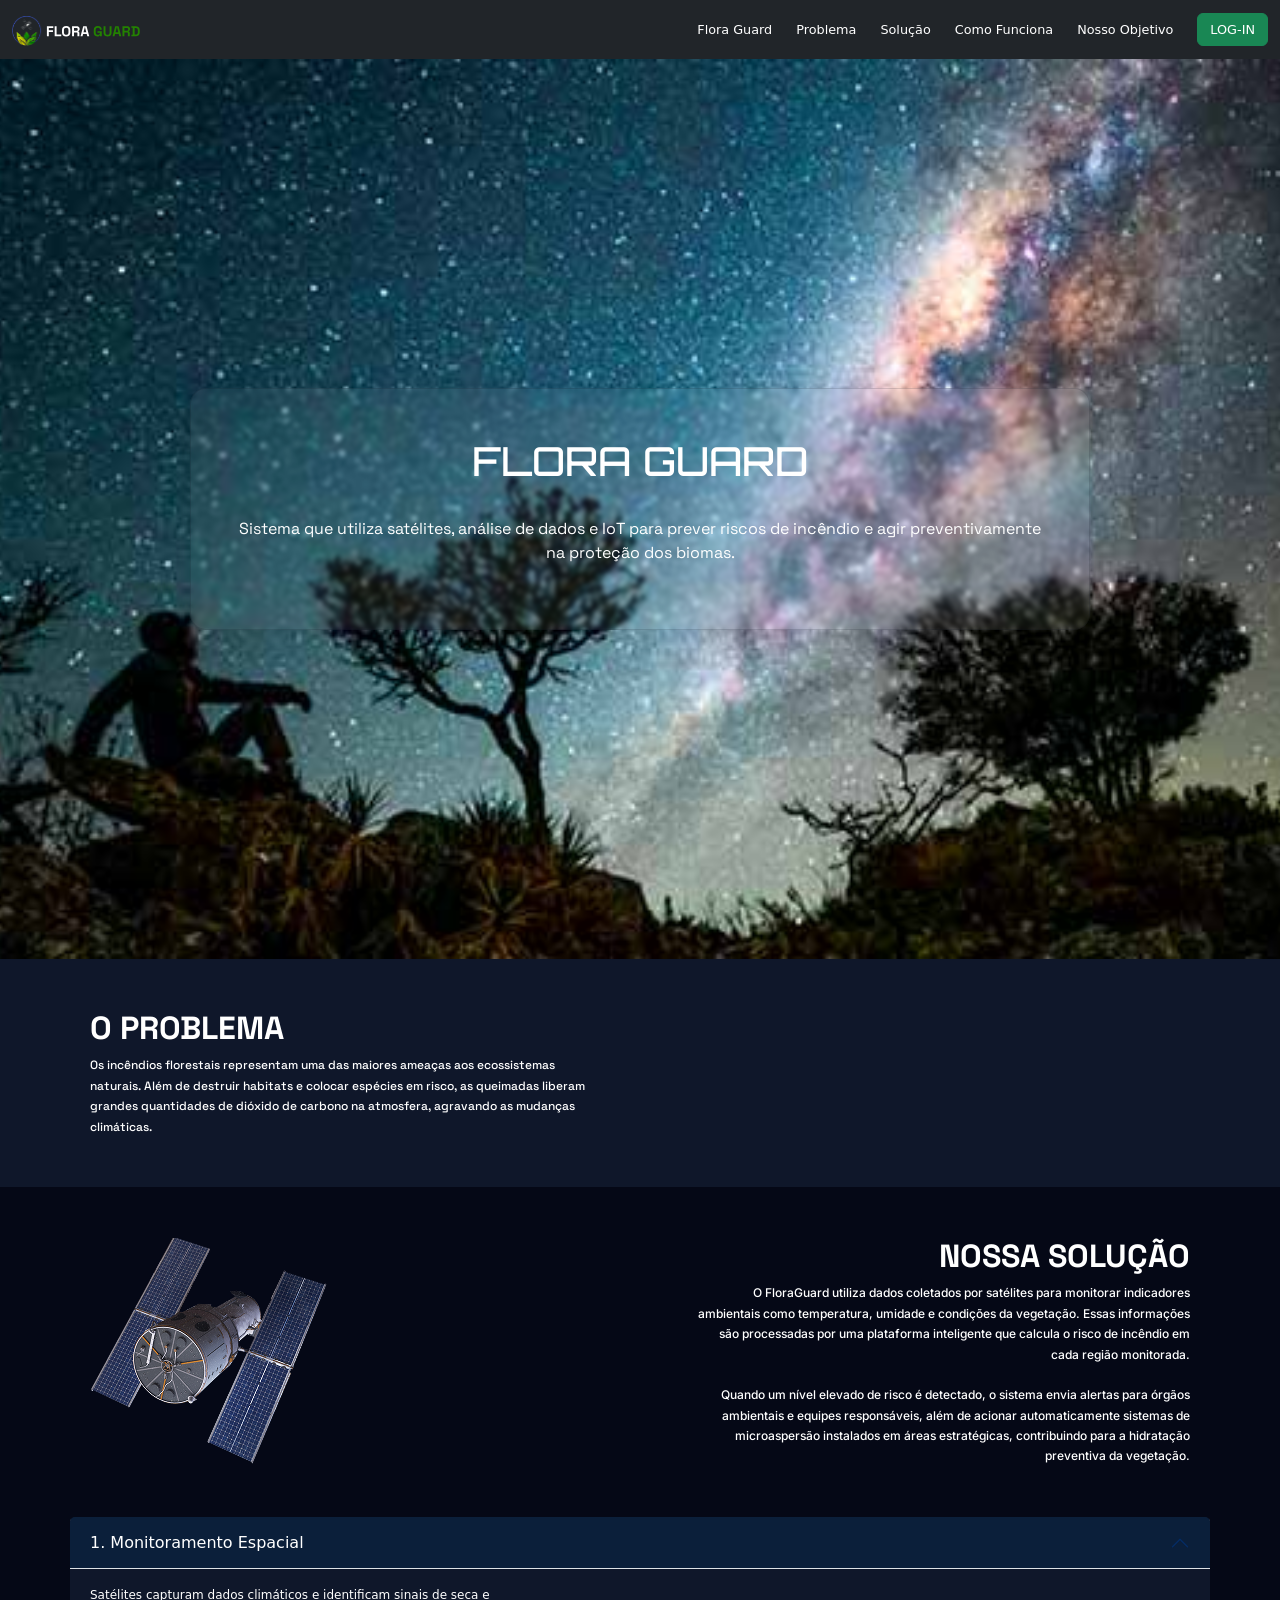
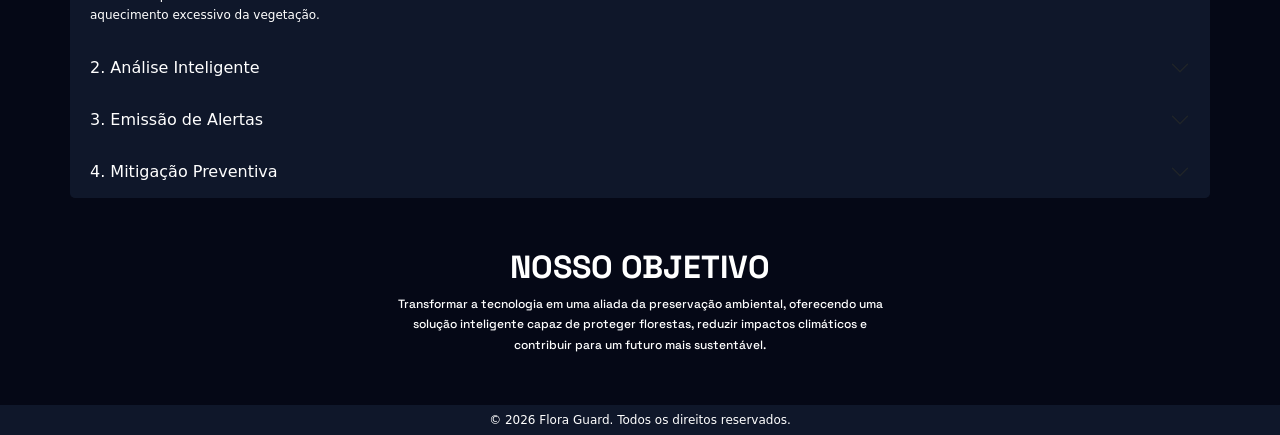
<file: index.html>
<!doctype html>
<html lang="pt-br">

<head>
    <meta charset="utf-8">
    <meta name="viewport" content="width=device-width, initial-scale=1">
    <title>Flora Guard</title>
    <link rel="shortcut icon" href="assets/logo-favicon.svg" type="image/x-icon">
    <link href="https://cdn.jsdelivr.net/npm/bootstrap@5.3.8/dist/css/bootstrap.min.css" rel="stylesheet"
        integrity="sha384-sRIl4kxILFvY47J16cr9ZwB07vP4J8+LH7qKQnuqkuIAvNWLzeN8tE5YBujZqJLB" crossorigin="anonymous">
    <link rel="stylesheet" href="css/style.css">
    <style>
        @import url('https://fonts.googleapis.com/css2?family=Inter:ital,opsz,wght@0,14..32,100..900;1,14..32,100..900&family=Orbitron:wght@400..900&family=Space+Grotesk:wght@300..700&display=swap');
    </style>
</head>

<body class="bg-color-blue w-100 v-100">
    <nav class="navbar navbar-dark bg-dark sticky-top">
        <div class="container-fluid d-flex justify-content-between align-items-center">
            <a class="navbar-brand" href="#">
                <img src="assets/Frame 12.svg"
                    alt="Logo da Flora Guard, uma imagem de uma folha verde com o nome da empresa ao lado"
                    class="d-inline-block align-text-top" height="30">
            </a>
            <!-- Esse elemento so aparece quando a tela for menor que md -->
            <button class="navbar-toggler d-md-none" type="button" data-bs-toggle="offcanvas"
                data-bs-target="#offcanvasDarkNavbar" aria-controls="offcanvasDarkNavbar"
                aria-label="Toggle navigation">
                <span class="navbar-toggler-icon"></span>
            </button>
            <div class="offcanvas offcanvas-end text-bg-dark" tabindex="-1" id="offcanvasDarkNavbar"
                aria-labelledby="offcanvasDarkNavbarLabel">
                <div class="offcanvas-header">
                    <h5 class="offcanvas-title d-flex gap-1" id="offcanvasDarkNavbarLabel">
                        FLORA <p class="text-verde">GUARD</p>
                    </h5>
                    <button type="button" class="btn-close btn-close-white" data-bs-dismiss="offcanvas"
                        aria-label="Close"></button>
                </div>
                <div class="offcanvas-body">
                    <ul class="navbar-nav justify-content-end flex-grow-1 pe-3">
                        <li class="nav-item">
                            <a class="nav-link active" aria-current="page" href="#flora-guard">Flora Guard</a>
                        </li>
                        <li class="nav-item">
                            <a class="nav-link" href="#problema">Problema</a>
                        </li>
                        <li class="nav-item">
                            <a class="nav-link" href="#solucao">Solução</a>
                        </li>
                        <li class="nav-item">
                            <a class="nav-link" href="#como-funciona">Como Funciona</a>
                        </li>
                        <li class="nav-item">
                            <a class="nav-link" href="#nosso-objetivo">Nosso Objetivo</a>
                        </li>
                    </ul>
                    <form class="d-flex mt-3" role="search">
                        <button class="btn btn-success" type="submit"><a href="./pages/login.html" class="text-white text-decoration-none" target="_blank">LOG-IN</a></button>
                    </form>
                </div>
            </div>
            <!-- Esse elemento abaixo so aparece quando a tela for maior me md -->
            <div class="d-md-flex fs-md-3 text-white d-none align-items-center gap-4">
                <ul class="d-flex gap-4 mb-0 text-white ul-estilo">
                    <li>
                        <a class="a-estilo" href="#flora-guard">Flora Guard</a>
                    </li>
                    <li>
                        <a class="a-estilo" href="#problema">Problema</a>
                    </li>
                    <li>
                        <a class="a-estilo" href="#solucao">Solução</a>
                    </li>
                    <li>
                        <a class="a-estilo" href="#como-funciona">Como Funciona</a>
                    </li>
                    <li>
                        <a class="a-estilo" href="#objetivo">Nosso Objetivo</a>
                    </li>
                </ul>
                <button class="btn btn-success h-50 text-pequeno" type="button"><a href="./pages/login.html" class="text-white text-decoration-none" target="_blank">LOG-IN</a></button>
            </div>
        </div>
    </nav>
    <main>
        <section id="flora-guard" class="vh-100">
            <div class="container  w-100 h-100 d-flex flex-column justify-content-center align-items-center gap-4">
                <div class="d-flex flex-column text-white align-items-center gap-4 p-5 efeito-vidro ">
                    <h1 class="Orbitron">FLORA GUARD</h1>
                    <p class="SpaceGrotesk text-center">Sistema que utiliza satélites, análise de dados e IoT para
                        prever riscos de incêndio e agir preventivamente na proteção dos biomas.</p>
                </div>
            </div>
        </section>

        <section id="problema" class="bg-color-blue-dois">
            <div class="container padding-problema text-white SpaceGrotesk">
                <h2 class="titulos-secundario">O PROBLEMA</h2>
                <p class="paragrafo mb-0">Os incêndios florestais representam uma das maiores ameaças aos ecossistemas
                    naturais. Além de destruir habitats e colocar espécies em risco, as queimadas liberam grandes
                    quantidades de dióxido de carbono na atmosfera, agravando as mudanças climáticas.</p>
            </div>
        </section>

        <section id="solucao">
            <div class="container padding-solucao text-center alinhamento-solucao">
                <img src="assets/imagem-satelite.png"
                    alt="Imagem de um satélite em órbita, simbolizando a tecnologia utilizada pela Flora Guard para monitorar os biomas e prevenir incêndios florestais"
                    class="img-fluid">
                <div class="w-100 text-white text-end d-flex flex-column align-items-end">
                    <h2 class="titulos-secundario SpaceGrotesk">NOSSA SOLUÇÃO</h2>
                    <p class="Inter paragrafo mb-0">O FloraGuard utiliza dados coletados por satélites para monitorar
                        indicadores ambientais como
                        temperatura, umidade e condições da vegetação. Essas informações são processadas por uma
                        plataforma inteligente que calcula o risco de incêndio em cada região monitorada.
                        <br>
                        <br>
                        Quando um nível elevado de risco é detectado, o sistema envia alertas para órgãos ambientais e
                        equipes responsáveis, além de acionar automaticamente sistemas de microaspersão instalados em
                        áreas estratégicas, contribuindo para a hidratação preventiva da vegetação.
                    </p>
                </div>
            </div>
        </section>

        <section id="como-funciona">
            <div class="accordion container p-0" id="accordionFlora">
                <div class="accordion-item bg-color-blue-dois text-white border-0">
                    <h2 class="accordion-header">
                        <button class="accordion-button bg-color-blue-dois text-white border-0" type="button"
                            data-bs-toggle="collapse" data-bs-target="#item1">
                            1. Monitoramento Espacial
                        </button>
                    </h2>
                    <div id="item1" class="accordion-collapse collapse show" data-bs-parent="#accordionFlora">
                        <div class="accordion-body paragrafo">
                            Satélites capturam dados climáticos e identificam sinais de seca e aquecimento excessivo da
                            vegetação.
                        </div>
                    </div>
                </div>

                <div class="accordion-item bg-color-blue-dois text-white border-0">
                    <h2 class="accordion-header ">
                        <button class="accordion-button collapsed bg-color-blue-dois text-white border-0" type="button"
                            data-bs-toggle="collapse" data-bs-target="#item2">
                            2. Análise Inteligente
                        </button>
                    </h2>
                    <div id="item2" class="accordion-collapse collapse" data-bs-parent="#accordionFlora">
                        <div class="accordion-body paragrafo">
                            A plataforma processa os dados recebidos e calcula o nível de risco de incêndio em tempo
                            real.
                        </div>
                    </div>
                </div>

                <div class="accordion-item bg-color-blue-dois text-white border-0">
                    <h2 class="accordion-header ">
                        <button class="accordion-button collapsed bg-color-blue-dois text-white border-0" type="button"
                            data-bs-toggle="collapse" data-bs-target="#item3">
                            3. Emissão de Alertas
                        </button>
                    </h2>
                    <div id="item3" class="accordion-collapse collapse" data-bs-parent="#accordionFlora">
                        <div class="accordion-body paragrafo">
                            Alertas automáticos são enviados para autoridades, brigadas e organizações de conservação
                            ambiental.
                        </div>
                    </div>
                </div>

                <div class="accordion-item bg-color-blue-dois text-white border-0">
                    <h2 class="accordion-header">
                        <button class="accordion-button collapsed bg-color-blue-dois text-white border-0" type="button"
                            data-bs-toggle="collapse" data-bs-target="#item4">
                            4. Mitigação Preventiva
                        </button>
                    </h2>
                    <div id="item4" class="accordion-collapse collapse" data-bs-parent="#accordionFlora">
                        <div class="accordion-body paragrafo">
                            Sistemas de microaspersão conectados via IoT são ativados para aumentar a umidade da
                            vegetação e reduzir as condições favoráveis ao surgimento do fogo.
                        </div>
                    </div>
                </div>
            </div>
        </section>

        <section id="objetivo">
            <div class="container padding-objetivo text-white text-center SpaceGrotesk d-flex flex-column align-items-center">
                <h2 class="titulos-secundario">NOSSO OBJETIVO</h2>
                <p class="paragrafo mb-0">Transformar a tecnologia em uma aliada da preservação ambiental, oferecendo uma
                    solução inteligente capaz de proteger florestas, reduzir impactos climáticos e contribuir para um
                    futuro mais sustentável.</p>
            </div>
        </section>
    </main>
    <footer>
        <div class=" w-100 text-center bg-color-blue-dois footer d-flex align-items-center justify-content-center">
            <p class="text-center text-white paragrafo mb-0">&copy; 2026 Flora Guard. Todos os direitos reservados.</p>
        </div>
    </footer>

    <script src="https://cdn.jsdelivr.net/npm/bootstrap@5.3.8/dist/js/bootstrap.bundle.min.js"
        integrity="sha384-FKyoEForCGlyvwx9Hj09JcYn3nv7wiPVlz7YYwJrWVcXK/BmnVDxM+D2scQbITxI" crossorigin="anonymous">
        </script>
</body>

</html>
</file>
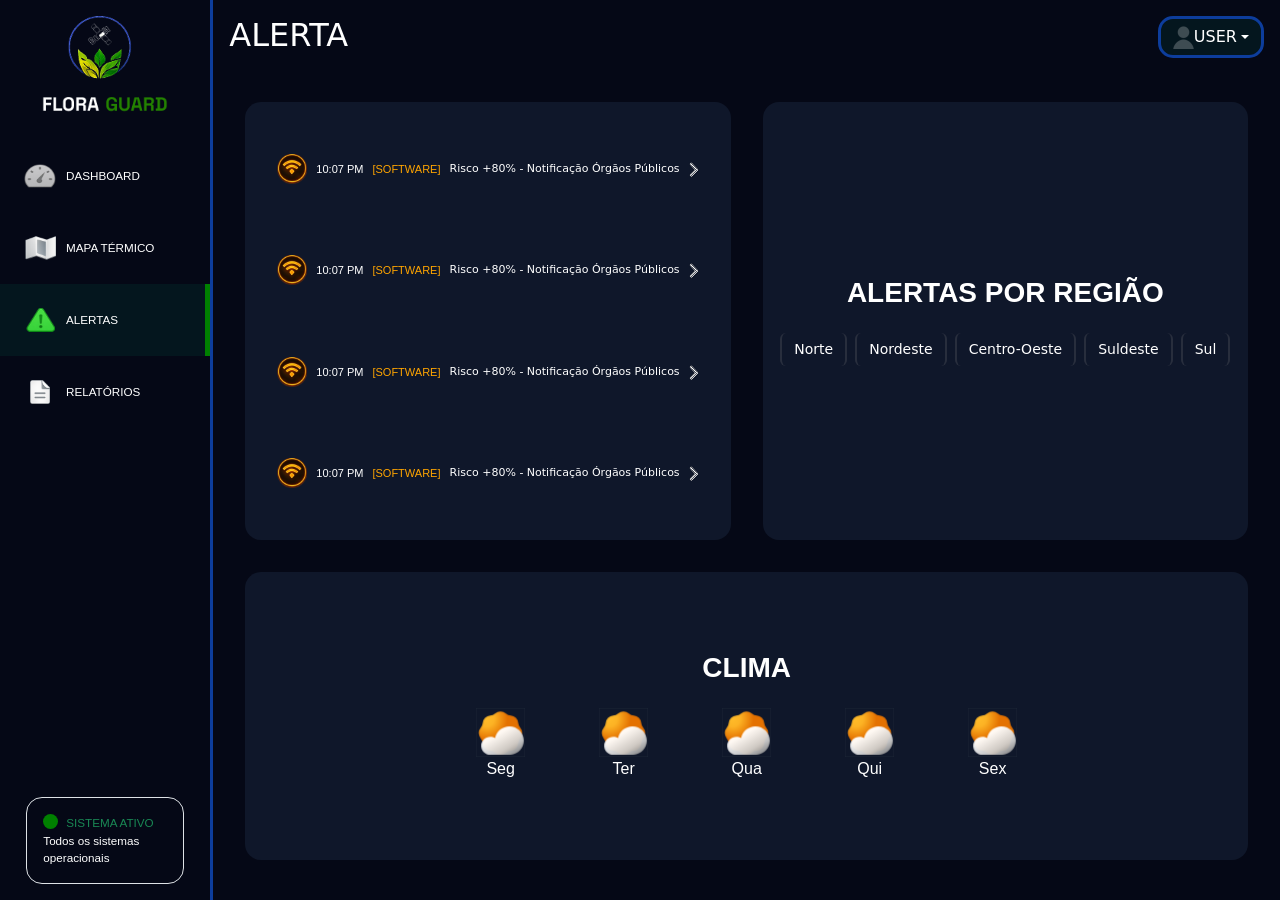
<file: pages/alerta.html>
<!DOCTYPE html>
<html lang="pt-br">

<head>
    <meta charset="UTF-8">
    <meta name="viewport" content="width=device-width, initial-scale=1.0">
    <title>Alerta - Flora Guard</title>
    <link rel="shortcut icon" href="../assets/logo-favicon.svg" type="image/x-icon">
    <link href="https://cdn.jsdelivr.net/npm/bootstrap@5.3.8/dist/css/bootstrap.min.css" rel="stylesheet"
        integrity="sha384-sRIl4kxILFvY47J16cr9ZwB07vP4J8+LH7qKQnuqkuIAvNWLzeN8tE5YBujZqJLB" crossorigin="anonymous">
    <link rel="stylesheet" href="../css/mapa.css">
    <link rel="stylesheet" href="../css/style.css">
    <link rel="stylesheet" href="../css/alerta.css">
</head>

<body class="vh-100 vw-100 bg-color-blue">
    <div class="row g-0 h-100 w-100">
        <div id="nav-desktop"
            class="col-md-2 h-100 bg-color-blue p-0 d-flex flex-column align-items-center justify-content-between py-3 gap-4 borda-direita d-none d-md-flex">
            <div class="d-flex flex-column w-100 align-items-center gap-4">
                <img src="../assets/nav/logo-nav-pc.png" alt="" width="60%" class="d-none d-md-block">
                <div id="elementos-nav" class="w-100">
                    <a href="../pages/dashboard.html" class="text-decoration-none">
                        <div class="nav-item d-flex align-items-center px-4">
                            <div class="img-nav">
                                <img src="../assets/nav/icone-dashboard.svg" alt="">
                            </div>
                            <p class="mb-0 text-white SpaceGrotesk ts-14">DASHBOARD</p>
                        </div>
                    </a>
                    <a href="../pages/mapa.html" class=" text-decoration-none">
                        <div class="nav-item d-flex align-items-center px-4">
                            <div class="img-nav">
                                <img src="../assets/nav/icone-mapa.svg" alt="">
                            </div>
                            <p class="mb-0 text-white SpaceGrotesk ts-14">MAPA TÉRMICO</p>
                        </div>
                    </a>
                    <a href="../pages/alerta.html" class=" text-decoration-none">
                        <div class="nav-item d-flex align-items-center px-4 ativo">
                            <div class="img-nav">
                                <img src="../assets/nav/icone-alerta-ativo.svg" alt="">
                            </div>
                            <p class="mb-0 text-white SpaceGrotesk ts-14">ALERTAS</p>
                        </div>
                    </a>
                    <a href="../pages/relatorio.html" class=" text-decoration-none">
                        <div class="nav-item d-flex align-items-center px-4">
                            <div class="img-nav">
                                <img src="../assets/nav/icone-relatorio.svg" alt="">
                            </div>
                            <p class="mb-0 text-white SpaceGrotesk ts-14">RELATÓRIOS</p>
                        </div>
                    </a>
                </div>
            </div>
            <div class="p-3 rounded-4 border w-75 d-none d-sm-block">
                <div class="d-flex gap-2">
                    <div class="circle"></div>
                    <p class="mb-0 SpaceGrotesk ts-14 text-success">SISTEMA ATIVO</p>
                </div>
                <p class="mb-0 SpaceGrotesk ts-14 text-white">Todos os sistemas operacionais</p>
            </div>
        </div>

        <div class="col-12 h-100 col-md-10 p-0 bg-color-blue d-flex flex-column">
            <div id="cabecalho" class="d-flex justify-content-between p-3">
                <h1 class="fs-2 text-white">ALERTA</h1>
                <div class="dropdown dropdown-personalizado w-auto">
                    <button class="btn btn-estilo text-white dropdown-toggle" type="button" data-bs-toggle="dropdown"
                        aria-expanded="false">
                        <img src="../assets/dashboard/User 1.svg" alt="">
                        USER
                    </button>
                    <ul class="dropdown-menu dropdown-menu-dark" style="width: 200px;">
                        <li><a class="dropdown-item active" href="#">Perfil</a></li>
                        <li><a class="dropdown-item" href="#"></a></li>
                        <li><a class="dropdown-item" href="#">Temas</a></li>
                        <li>
                            <hr class="dropdown-divider">
                        </li>
                        <li><a class="dropdown-item" href="#">Configurações</a></li>
                    </ul>
                </div>
            </div>

            <div class="h-100 h-sm-auto p-4 row g-3">
                <div class="col-12 col-md-6 mt-0 p-3">
                    <table class="w-100 h-100 bg-color-blue-dois rounded-4">
                        <tbody class=" h-100 d-flex flex-column justify-content-around p-3">
                            <tr class="d-flex justify-content-between align-items-center celula">
                                <td><img src="../assets/dashboard/Software 2.svg" alt=""></td>
                                <td>
                                    <p class="mb-0 SpaceGrotesk text-11 text-white">10:07 PM</p>
                                </td>
                                <td>
                                    <P class="mb-0 SpaceGrotesk text-11 text-orange">[SOFTWARE]</P>
                                </td>
                                <td>
                                    <p class="text-11 text-white mb-0">
                                        Risco +80% - Notificação Órgãos Públicos
                                    </p>
                                </td>
                                <td><img src="../assets/dashboard/seta 1.png" alt=""></td>
                            </tr>
                            <tr class="d-flex justify-content-between align-items-center celula">
                                <td><img src="../assets/dashboard/Software 2.svg" alt=""></td>
                                <td>
                                    <p class="mb-0 SpaceGrotesk text-11 text-white">10:07 PM</p>
                                </td>
                                <td>
                                    <P class="mb-0 SpaceGrotesk text-11 text-orange">[SOFTWARE]</P>
                                </td>
                                <td>
                                    <p class="text-11 text-white mb-0">
                                        Risco +80% - Notificação Órgãos Públicos
                                    </p>
                                </td>
                                <td><img src="../assets/dashboard/seta 1.png" alt=""></td>
                            </tr>
                            <tr class="d-flex justify-content-between align-items-center celula">
                                <td><img src="../assets/dashboard/Software 2.svg" alt=""></td>
                                <td>
                                    <p class="mb-0 SpaceGrotesk text-11 text-white">10:07 PM</p>
                                </td>
                                <td>
                                    <P class="mb-0 SpaceGrotesk text-11 text-orange">[SOFTWARE]</P>
                                </td>
                                <td>
                                    <p class="text-11 text-white mb-0">
                                        Risco +80% - Notificação Órgãos Públicos
                                    </p>
                                </td>
                                <td><img src="../assets/dashboard/seta 1.png" alt=""></td>
                            </tr>
                            <tr class="d-flex justify-content-between align-items-center celula">
                                <td><img src="../assets/dashboard/Software 2.svg" alt=""></td>
                                <td>
                                    <p class="mb-0 SpaceGrotesk text-11 text-white">10:07 PM</p>
                                </td>
                                <td>
                                    <P class="mb-0 SpaceGrotesk text-11 text-orange">[SOFTWARE]</P>
                                </td>
                                <td>
                                    <p class="text-11 text-white mb-0">
                                        Risco +80% - Notificação Órgãos Públicos
                                    </p>
                                </td>
                                <td><img src="../assets/dashboard/seta 1.png" alt=""></td>
                            </tr>
                        </tbody>
                    </table>
                </div>

                <div class="col-12 col-md-6 mt-0 p-3">
                    <div class="w-100 h-100 h-sm-auto bg-color-blue-dois rounded-4 d-flex flex-column justify-content-center align-items-center gap-4">
                        <h3 class="SpaceGrotesk mb-0 text-white fw-bold">ALERTAS POR REGIÃO</h3>
                        <div class="w-100 d-flex align-items-center justify-content-md-center gap-2 overflow-auto">
                            <div class="h-auto">
                                <!-- Button trigger modal -->
                                <button type="button" class="h-100 btn btn-primary btn-personalizado fs-14" data-bs-toggle="modal"
                                    data-bs-target="#modalNorte">
                                    Norte
                                </button>
                                <!-- Modal -->
                                <div class="modal fade" id="modalNorte" tabindex="-1"
                                    aria-labelledby="exampleModalLabel" aria-hidden="true">
                                    <div class="modal-dialog">
                                        <div class="modal-content">
                                            <div class="modal-header">
                                                <h1 class="modal-title fs-5" id="exampleModalLabel">Região Norte</h1>
                                                <button type="button" class="btn-close" data-bs-dismiss="modal"
                                                    aria-label="Close"></button>
                                            </div>
                                            <div class="modal-body">
                                                Nenhum alerta para essa região.
                                            </div>
                                            <div class="modal-footer">
                                                <button type="button" class="btn btn-secondary"
                                                    data-bs-dismiss="modal">Close</button>
                                            </div>
                                        </div>
                                    </div>
                                </div>
                            </div>

                            <div class="h-100">
                                <!-- Button trigger modal -->
                                <button type="button" class="h-100 btn btn-primary btn-personalizado fs-14" data-bs-toggle="modal"
                                    data-bs-target="#modalNordeste">
                                    Nordeste
                                </button>
                                <!-- Modal -->
                                <div class="modal fade" id="modalNordeste" tabindex="-1"
                                    aria-labelledby="exampleModalLabel" aria-hidden="true">
                                    <div class="modal-dialog">
                                        <div class="modal-content">
                                            <div class="modal-header">
                                                <h1 class="modal-title fs-5" id="exampleModalLabel">Região Nordeste</h1>
                                                <button type="button" class="btn-close" data-bs-dismiss="modal"
                                                    aria-label="Close"></button>
                                            </div>
                                            <div class="modal-body">
                                                Nenhum alerta para essa região.
                                            </div>
                                            <div class="modal-footer">
                                                <button type="button" class="btn btn-secondary"
                                                    data-bs-dismiss="modal">Close</button>
                                            </div>
                                        </div>
                                    </div>
                                </div>
                            </div>

                            <div class="h-100">
                                <!-- Button trigger modal -->
                                <button type="button" class="h-100 btn btn-primary btn-personalizado fs-14" data-bs-toggle="modal"
                                    data-bs-target="#modalCentroOeste">
                                    Centro-Oeste
                                </button>
                                <!-- Modal -->
                                <div class="modal fade" id="modalCentroOeste" tabindex="-1"
                                    aria-labelledby="exampleModalLabel" aria-hidden="true">
                                    <div class="modal-dialog">
                                        <div class="modal-content">
                                            <div class="modal-header">
                                                <h1 class="modal-title fs-5" id="exampleModalLabel">Região Centro-Oeste</h1>
                                                <button type="button" class="btn-close" data-bs-dismiss="modal"
                                                    aria-label="Close"></button>
                                            </div>
                                            <div class="modal-body">
                                                Nenhum alerta para essa região.
                                            </div>
                                            <div class="modal-footer">
                                                <button type="button" class="btn btn-secondary"
                                                    data-bs-dismiss="modal">Close</button>
                                            </div>
                                        </div>
                                    </div>
                                </div>
                            </div>

                            <div class="h-100">
                                <!-- Button trigger modal -->
                                <button type="button" class="h-100 btn btn-primary btn-personalizado fs-14" data-bs-toggle="modal"
                                    data-bs-target="#modalSuldeste">
                                    Suldeste
                                </button>
                                <!-- Modal -->
                                <div class="modal fade" id="modalSuldeste" tabindex="-1" aria-labelledby="exampleModalLabel"
                                    aria-hidden="true">
                                    <div class="modal-dialog">
                                        <div class="modal-content">
                                            <div class="modal-header">
                                                <h1 class="modal-title fs-5" id="exampleModalLabel">Região Suldeste</h1>
                                                <button type="button" class="btn-close" data-bs-dismiss="modal"
                                                    aria-label="Close"></button>
                                            </div>
                                            <div class="modal-body">
                                                Nenhum alerta para essa região.
                                            </div>
                                            <div class="modal-footer">
                                                <button type="button" class="btn btn-secondary"
                                                    data-bs-dismiss="modal">Close</button>
                                            </div>
                                        </div>
                                    </div>
                                </div>
                            </div>

                            <div class="h-100">
                                <!-- Button trigger modal -->
                                <button type="button" class="h-100 btn btn-primary btn-personalizado fs-14" data-bs-toggle="modal"
                                    data-bs-target="#modalSul">
                                    Sul
                                </button>
                                <!-- Modal -->
                                <div class="modal fade" id="modalSul" tabindex="-1" aria-labelledby="exampleModalLabel"
                                    aria-hidden="true">
                                    <div class="modal-dialog">
                                        <div class="modal-content">
                                            <div class="modal-header">
                                                <h1 class="modal-title fs-5" id="exampleModalLabel">Região Sul</h1>
                                                <button type="button" class="btn-close" data-bs-dismiss="modal"
                                                    aria-label="Close"></button>
                                            </div>
                                            <div class="modal-body">
                                                Nenhum alerta para essa região.
                                            </div>
                                            <div class="modal-footer">
                                                <button type="button" class="btn btn-secondary"
                                                    data-bs-dismiss="modal">Close</button>
                                            </div>
                                        </div>
                                    </div>
                                </div>
                            </div>
                        </div>
                    </div>
                </div>

                <div class="col-12 mt-0 rounded-4 p-3">
                    <div class="w-100 h-100 h-sm-auto bg-color-blue-dois rounded-4 d-flex flex-column justify-content-center align-items-center gap-4">
                        <h3 class="SpaceGrotesk mb-0 text-white fw-bold">CLIMA</h3>
                        <div class="d-flex align-items-center justify-content-center">
                            <div class="item-clima d-flex flex-column align-items-center">
                                <!-- Item que vai passar o mouse e mostrar o modal-clima -->
                                <img src="../assets/icone-clima.svg" alt="" style="width: 40%;">
                                <p class="mb-0 SpaceGrotesk text-white">Seg</p>
                                <!-- Modal-clima do item correspondente -->
                                <div class="modal-clima p-2">
                                    <div class="d-flex gap-2 text-white align-items-end">
                                        <h5 class="text-success SpaceGrotesk mb-0">T:</h5>
                                        <p class="mb-0 SpaceGrotesk fs-7">35°C</p>
                                    </div>
                                </div>
                            </div>
                            <div class="item-clima d-flex flex-column align-items-center">
                                <!-- Item que vai passar o mouse e mostrar o modal-clima -->
                                <img src="../assets/icone-clima.svg" alt="" style="width: 40%;">
                                <p class="mb-0 SpaceGrotesk text-white">Ter</p>
                                <!-- Modal-clima do item correspondente -->
                                <div class="modal-clima p-2">
                                    <div class="d-flex gap-2 text-white align-items-end">
                                        <h5 class="text-success SpaceGrotesk mb-0">T:</h5>
                                        <p class="mb-0 SpaceGrotesk fs-7">28°C</p>
                                    </div>
                                </div>
                            </div>
                            <div class="item-clima d-flex flex-column align-items-center">
                                <!-- Item que vai passar o mouse e mostrar o modal-clima -->
                                <img src="../assets/icone-clima.svg" alt="" style="width: 40%;">
                                <p class="mb-0 SpaceGrotesk text-white">Qua</p>
                                <!-- Modal-clima do item correspondente -->
                                <div class="modal-clima p-2">
                                    <div class="d-flex gap-2 text-white align-items-end">
                                        <h5 class="text-success SpaceGrotesk mb-0">T:</h5>
                                        <p class="mb-0 SpaceGrotesk fs-7">29°C</p>
                                    </div>
                                </div>
                            </div>
                            <div class="item-clima d-flex flex-column align-items-center">
                                <!-- Item que vai passar o mouse e mostrar o modal-clima -->
                                <img src="../assets/icone-clima.svg" alt="" style="width: 40%;">
                                <p class="mb-0 SpaceGrotesk text-white">Qui</p>
                                <!-- Modal-clima do item correspondente -->
                                <div class="modal-clima p-2">
                                    <div class="d-flex gap-2 text-white align-items-end">
                                        <h5 class="text-success SpaceGrotesk mb-0">T:</h5>
                                        <p class="mb-0 SpaceGrotesk fs-7">30°C</p>
                                    </div>
                                </div>
                            </div>
                            <div class="item-clima d-flex flex-column align-items-center">
                                <!-- Item que vai passar o mouse e mostrar o modal-clima -->
                                <img src="../assets/icone-clima.svg" alt="" style="width: 40%;">
                                <p class="mb-0 SpaceGrotesk text-white">Sex</p>
                                <!-- Modal-clima do item correspondente -->
                                <div class="modal-clima p-2">
                                    <div class="d-flex gap-2 text-white align-items-end">
                                        <h5 class="text-success SpaceGrotesk mb-0">T:</h5>
                                        <p class="mb-0 SpaceGrotesk fs-7">27°C</p>
                                    </div>
                                </div>
                            </div>
                        </div>
                    </div>
                </div>
            </div>
        </div>
    </div>
    <div id="nav-mobile" class="d-flex d-md-none">

        <a href="../pages/dashboard.html" class="h-100 d-flex flex-column justify-content-center">
            <img src="../assets/nav/icone-dashboard.svg">
            <span>Dashboard</span>
        </a>

        <a href="../pages/mapa.html" class="h-100 d-flex flex-column justify-content-center">
            <img src="../assets/nav/icone-mapa.svg">
            <span>Mapa</span>
        </a>

        <a href="../pages/alerta.html" class="ativo-mobile h-100 d-flex flex-column justify-content-center">
            <img src="../assets/nav/icone-alerta-ativo.svg">
            <span>Alertas</span>
        </a>

        <a href="../pages/relatorio.html" class="h-100 d-flex flex-column justify-content-center">
            <img src="../assets/nav/icone-relatorio.svg">
            <span>Relatórios</span>
        </a>

    </div>

    <script src="https://cdn.jsdelivr.net/npm/bootstrap@5.3.8/dist/js/bootstrap.bundle.min.js"
        integrity="sha384-FKyoEForCGlyvwx9Hj09JcYn3nv7wiPVlz7YYwJrWVcXK/BmnVDxM+D2scQbITxI" crossorigin="anonymous">
        </script>
</body>

</html>
</file>
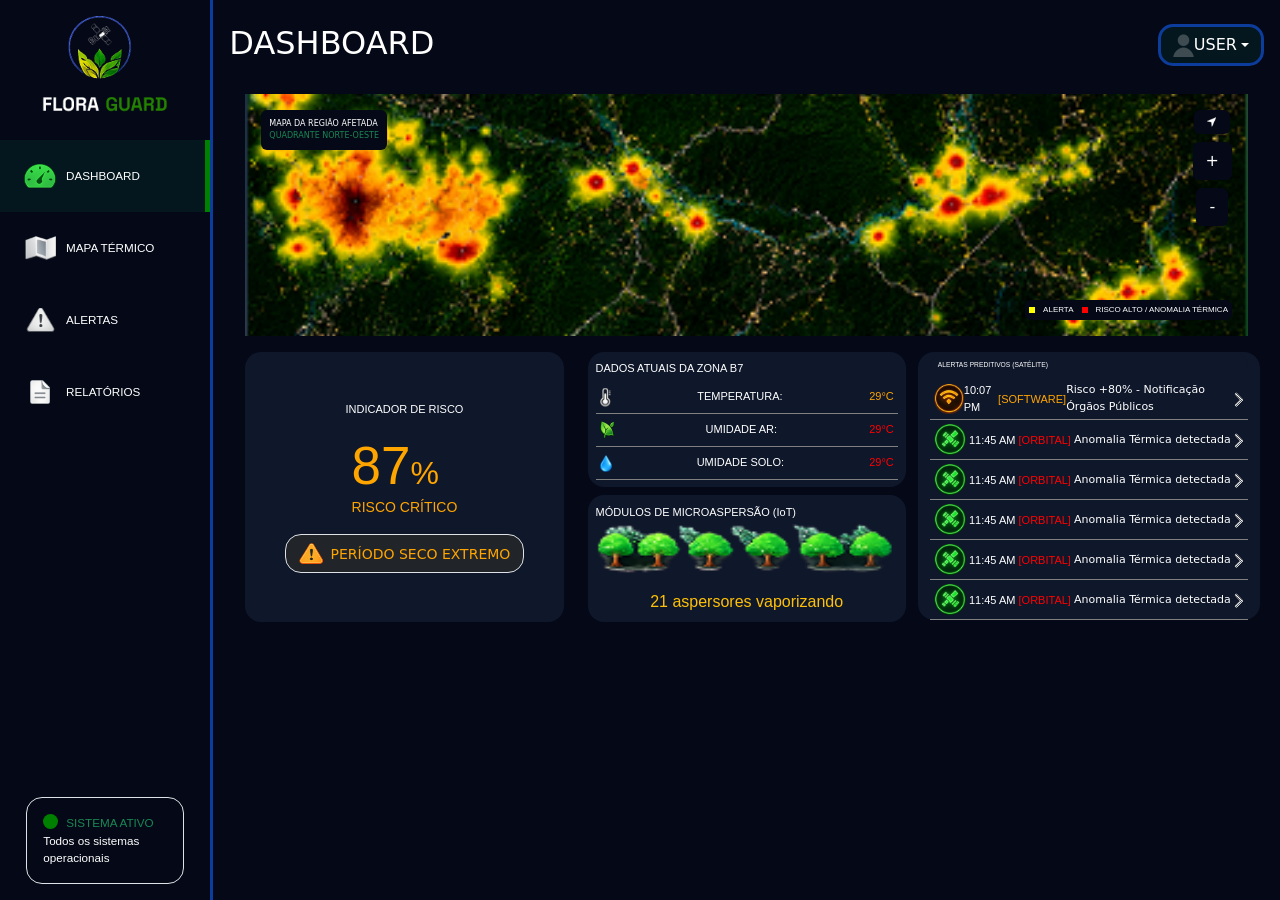
<file: pages/dashboard.html>
<!DOCTYPE html>
<html lang="pt-br">

<head>
    <meta charset="UTF-8">
    <meta name="viewport" content="width=device-width, initial-scale=1.0">
    <title>Dashboard - Flora Guard</title>
    <link rel="shortcut icon" href="../assets/logo-favicon.svg" type="image/x-icon">
    <link href="https://cdn.jsdelivr.net/npm/bootstrap@5.3.8/dist/css/bootstrap.min.css" rel="stylesheet"
        integrity="sha384-sRIl4kxILFvY47J16cr9ZwB07vP4J8+LH7qKQnuqkuIAvNWLzeN8tE5YBujZqJLB" crossorigin="anonymous">
    <link rel="stylesheet" href="../css/dashboard.css">
    <link rel="stylesheet" href="../css/style.css">
    <link rel="stylesheet" href="../css/mapa.css">
</head>

<body class="bg-color-blue min-vh-100 d-md-flex">
    <div class="row g-0 w-100 min-vh-100">
        <div id="nav-desktop" class="col-md-2 h-100 bg-color-blue p-0 d-flex flex-column align-items-center justify-content-between py-3 gap-4 borda-direita d-none d-md-flex">
            <div class="d-flex flex-column w-100 align-items-center gap-4">
                <img src="../assets/nav/logo-nav-pc.png" alt="" width="60%" class="d-none d-md-block">
                <div id="elementos-nav" class="w-100">
                    <a href="../pages/dashboard.html" class="text-decoration-none">
                        <div class="nav-item d-flex align-items-center px-4 ativo">
                            <div class="img-nav">
                                <img src="../assets/nav/icone-dashboard-ativo.svg" alt="">
                            </div>
                            <p class="mb-0 text-white SpaceGrotesk ts-14">DASHBOARD</p>
                        </div>
                    </a>
                    <a href="../pages/mapa.html" class=" text-decoration-none">
                        <div class="nav-item d-flex align-items-center px-4">
                            <div class="img-nav">
                                <img src="../assets/nav/icone-mapa.svg" alt="">
                            </div>
                            <p class="mb-0 text-white SpaceGrotesk ts-14">MAPA TÉRMICO</p>
                        </div>
                    </a>
                    <a href="../pages/alerta.html" class=" text-decoration-none">
                        <div class="nav-item d-flex align-items-center px-4">
                            <div class="img-nav">
                                <img src="../assets/nav/icone-alerta.svg" alt="">
                            </div>
                            <p class="mb-0 text-white SpaceGrotesk ts-14">ALERTAS</p>
                        </div>
                    </a>
                    <a href="../pages/relatorio.html" class=" text-decoration-none">
                        <div class="nav-item d-flex align-items-center px-4">
                            <div class="img-nav">
                                <img src="../assets/nav/icone-relatorio.svg" alt="">
                            </div>
                            <p class="mb-0 text-white SpaceGrotesk ts-14">RELATÓRIOS</p>
                        </div>
                    </a>
                </div>
            </div>
            <div class="p-3 rounded-4 border w-75 d-none d-sm-block">
                <div class="d-flex gap-2">
                    <div class="circle"></div>
                    <p class="mb-0 SpaceGrotesk ts-14 text-success">SISTEMA ATIVO</p>
                </div>
                <p class="mb-0 SpaceGrotesk ts-14 text-white">Todos os sistemas operacionais</p>
            </div>
        </div>

        <main class="col-12 col-md-10 pt-2 bg-color-blue">
            <div id="cabecalho" class="d-flex justify-content-between p-3">
                <h1 class="fs-2 text-white">DASHBOARD</h1>
                <div class="dropdown dropdown-personalizado w-auto">
                    <button class="btn btn-estilo text-white dropdown-toggle" type="button" data-bs-toggle="dropdown"
                        aria-expanded="false">
                        <img src="../assets/dashboard/User 1.svg" alt="">
                        USER
                    </button>
                    <ul class="dropdown-menu dropdown-menu-dark" style="width: 200px;">
                        <li><a class="dropdown-item active" href="#">Perfil</a></li>
                        <li><a class="dropdown-item" href="#"></a></li>
                        <li><a class="dropdown-item" href="#">Temas</a></li>
                        <li>
                            <hr class="dropdown-divider">
                        </li>
                        <li><a class="dropdown-item" href="#">Configurações</a></li>
                    </ul>
                </div>
            </div>

            <div class="p-4 py-0">
                <div class="row-4 mb-0 p-0 row-md-6 p-2">
                    <div class="mapa rounde-4 h-100">
                        <div class="topo">
                            <div class="info-regiao text-white p-2 rounded d-flex flex-column bg-color-blue">
                                <p class="text-menor mb-0">MAPA DA REGIÃO AFETADA</p>
                                <p class="text-menor mb-0 text-success">QUADRANTE NORTE-OESTE</p>
                            </div>

                            <div class="controles d-flex align-items-center gap-2 flex-column">
                                <button
                                    class="btn btn-secundary bg-color-blue text-white d-flex justify-content-center align-items-center"><img
                                        src="../assets/dashboard/setinha 1.svg" alt=""></button>
                                <button
                                    class="btn btn-secundary bg-color-blue text-white d-flex justify-content-center align-items-center">+</button>
                                <button
                                    class="btn btn-secundary bg-color-blue text-white d-flex justify-content-center align-items-center">-</button>
                            </div>
                        </div>

                        <div class="rodape">
                            <div
                                class="legenda d-flex align-items-center bg-color-blue p-1 rounded justify-content-end gap-2">
                                <span class="alerta"></span>
                                <p class="Inter text-white text-rodape mb-0">ALERTA</p>

                                <span class="risco"></span>
                                <p class="Inter text-white text-rodape mb-0">RISCO ALTO / ANOMALIA TÉRMICA</p>
                            </div>
                        </div>
                    </div>
                </div>

                <div class="row row-4 p-0 row-md-6 h-40 h-md-50 p-2">
                    <div class="col-6 col-md-4">
                        <section
                            class="h-100 d-flex flex-column justify-content-center align-items-center gap-3  bg-color-blue-dois rounded-4">
                            <p class="SpaceGrotesk text-11 mb-0 text-white">INDICADOR DE RISCO</p>
                            <div>
                                <div class="d-flex">
                                    <h2 class="mb-0 text-63 SpaceGrotesk">87</h2>
                                    <p class="mb-0 d-flex align-items-end text-32 SpaceGrotesk">%</p>
                                </div>
                                <p class="text-14 mb-0 SpaceGrotesk">RISCO CRÍTICO</p>
                            </div>
                            <div
                                class="p-2 d-flex justify-content-center align-items-center gap-2 bg-dark rounded-4 border w-75">
                                <img src="../assets/dashboard/Alerta2 1.svg" alt="">
                                <h4 class="mb-0 text-14 text-center">PERÍODO SECO EXTREMO</h4>
                            </div>
                        </section>
                    </div>
                    <div class="col col-6 col-md-4 d-flex flex-column gap-2 justify-content-between">
                        <div
                            class="row-6 h-50 bg-color-blue-dois rounded-4 d-flex flex-column justify-content-center p-8 gap-1">
                            <p class="mb-0 SpaceGrotesk text-11 text-white">DADOS ATUAIS DA ZONA B7</p>
                            <div>
                                <table class="w-100">
                                    <tr class="d-flex justify-content-between align-items-center border-bootom p-1">
                                        <td><img src="../assets/dashboard/temperatura_img 1.svg" alt=""></td>
                                        <td>
                                            <p class="mb-0 SpaceGrotesk text-11 text-white">TEMPERATURA:</p>
                                        </td>
                                        <td>
                                            <P class="mb-0 SpaceGrotesk text-11 text-orange">29°C</P>
                                        </td>
                                    </tr>
                                    <tr class="d-flex justify-content-between align-items-center border-bootom p-1">
                                        <td><img src="../assets/dashboard/umidadeAr_img 1.svg" alt=""></td>
                                        <td>
                                            <p class="mb-0 SpaceGrotesk text-11 text-white">UMIDADE AR:</p>
                                        </td>
                                        <td>
                                            <P class="mb-0 SpaceGrotesk text-11 text-red">29°C</P>
                                        </td>
                                    </tr>
                                    <tr class="d-flex justify-content-between align-items-center border-bootom p-1">
                                        <td><img src="../assets/dashboard/umidadeSolo_img 1.svg" alt=""></td>
                                        <td>
                                            <p class="mb-0 SpaceGrotesk text-11 text-white">UMIDADE SOLO:</p>
                                        </td>
                                        <td>
                                            <P class="mb-0 SpaceGrotesk text-11 text-red">29°C</P>
                                        </td>
                                    </tr>
                                </table>
                            </div>
                        </div>
                        <div
                            class="row-6 h-50 bg-color-blue-dois rounded-4 p-8 d-flex justify-content-center flex-column gap-1">
                            <p class="mb-0 SpaceGrotesk text-11 text-white">MÓDULOS DE MICROASPERSÃO (IoT)</p>
                            <div class="w-100 d-flex flex-column gap-3">
                                <img src="../assets/dashboard/microAspersão 1.png" alt="" height="50px">
                                <p class="SpaceGrotesk text-center text-warning mb-0">21 aspersores
                                    vaporizando
                                </p>
                            </div>
                        </div>
                    </div>
                    <div id="card" class="row-4 bg-color-blue-dois rounded-4 col-md-4  mt-3 mt-md-0">
                        <div class="bg-color-blue-dois w-100 rounded-4">
                            <p class="mb-0 SpaceGrotesk text-8 text-white p-8">ALERTAS PREDITIVOS (SATÉLITE)</p>

                            <table class="w-100">
                                <tr class="d-flex justify-content-between align-items-center border-bootom p-1 celula">
                                    <td><img src="../assets/dashboard/Software 2.svg" alt=""></td>
                                    <td>
                                        <p class="mb-0 SpaceGrotesk text-11 text-white">10:07 PM</p>
                                    </td>
                                    <td>
                                        <P class="mb-0 SpaceGrotesk text-11 text-orange">[SOFTWARE]</P>
                                    </td>
                                    <td>
                                        <p class="text-11 text-white mb-0">Risco +80% - Notificação Órgãos
                                            Públicos
                                        </p>
                                    </td>
                                    <td><img src="../assets/dashboard/seta 1.png" alt=""></td>
                                </tr>
                                <tr class="d-flex justify-content-between align-items-center border-bootom p-1 celula">
                                    <td><img src="../assets/dashboard/Orbital 2.svg" alt=""></td>
                                    <td>
                                        <p class="mb-0 SpaceGrotesk text-11 text-white">11:45 AM</p>
                                    </td>
                                    <td>
                                        <P class="mb-0 SpaceGrotesk text-11 text-red">[ORBITAL]</P>
                                    </td>
                                    <td>
                                        <p class="text-11 text-white mb-0">Anomalia Térmica detectada</p>
                                    </td>
                                    <td><img src="../assets/dashboard/seta 1.png" alt=""></td>
                                </tr>
                                <tr
                                    class="d-none d-md-flex justify-content-between align-items-center border-bootom p-1 celula">
                                    <td><img src="../assets/dashboard/Orbital 2.svg" alt=""></td>
                                    <td>
                                        <p class="mb-0 SpaceGrotesk text-11 text-white">11:45 AM</p>
                                    </td>
                                    <td>
                                        <P class="mb-0 SpaceGrotesk text-11 text-red">[ORBITAL]</P>
                                    </td>
                                    <td>
                                        <p class="text-11 text-white mb-0">Anomalia Térmica detectada</p>
                                    </td>
                                    <td><img src="../assets/dashboard/seta 1.png" alt=""></td>
                                </tr>
                                <tr
                                    class="d-none d-md-flex justify-content-between align-items-center border-bootom p-1 celula">
                                    <td><img src="../assets/dashboard/Orbital 2.svg" alt=""></td>
                                    <td>
                                        <p class="mb-0 SpaceGrotesk text-11 text-white">11:45 AM</p>
                                    </td>
                                    <td>
                                        <P class="mb-0 SpaceGrotesk text-11 text-red">[ORBITAL]</P>
                                    </td>
                                    <td>
                                        <p class="text-11 text-white mb-0">Anomalia Térmica detectada</p>
                                    </td>
                                    <td><img src="../assets/dashboard/seta 1.png" alt=""></td>
                                </tr>
                                <tr
                                    class="d-none d-md-flex justify-content-between align-items-center border-bootom p-1 celula">
                                    <td><img src="../assets/dashboard/Orbital 2.svg" alt=""></td>
                                    <td>
                                        <p class="mb-0 SpaceGrotesk text-11 text-white">11:45 AM</p>
                                    </td>
                                    <td>
                                        <P class="mb-0 SpaceGrotesk text-11 text-red">[ORBITAL]</P>
                                    </td>
                                    <td>
                                        <p class="text-11 text-white mb-0">Anomalia Térmica detectada</p>
                                    </td>
                                    <td><img src="../assets/dashboard/seta 1.png" alt=""></td>
                                </tr>
                                <tr
                                    class="d-none d-md-flex justify-content-between align-items-center border-bootom p-1 celula">
                                    <td><img src="../assets/dashboard/Orbital 2.svg" alt=""></td>
                                    <td>
                                        <p class="mb-0 SpaceGrotesk text-11 text-white">11:45 AM</p>
                                    </td>
                                    <td>
                                        <P class="mb-0 SpaceGrotesk text-11 text-red">[ORBITAL]</P>
                                    </td>
                                    <td>
                                        <p class="text-11 text-white mb-0">Anomalia Térmica detectada</p>
                                    </td>
                                    <td><img src="../assets/dashboard/seta 1.png" alt=""></td>
                                </tr>
                            </table>
                        </div>
                    </div>

                </div>
            </div>
        </main>
    </div>

    <div id="nav-mobile" class="d-flex d-md-none">

        <a href="../pages/dashboard.html" class="ativo-mobile h-100 d-flex flex-column justify-content-center">
            <img src="../assets/nav/icone-dashboard-ativo.svg">
            <span>Dashboard</span>
        </a>

        <a href="../pages/mapa.html" class="h-100 d-flex flex-column justify-content-center">
            <img src="../assets/nav/icone-mapa.svg">
            <span>Mapa</span>
        </a>

        <a href="../pages/alerta.html" class="h-100 d-flex flex-column justify-content-center">
            <img src="../assets/nav/icone-alerta.svg">
            <span>Alertas</span>
        </a>

        <a href="../pages/relatorio.html" class="h-100 d-flex flex-column justify-content-center">
            <img src="../assets/nav/icone-relatorio.svg">
            <span>Relatórios</span>
        </a>

    </div>

    <script src="https://cdn.jsdelivr.net/npm/bootstrap@5.3.8/dist/js/bootstrap.bundle.min.js"
        integrity="sha384-FKyoEForCGlyvwx9Hj09JcYn3nv7wiPVlz7YYwJrWVcXK/BmnVDxM+D2scQbITxI" crossorigin="anonymous">
        </script>
</body>

</html>
</file>
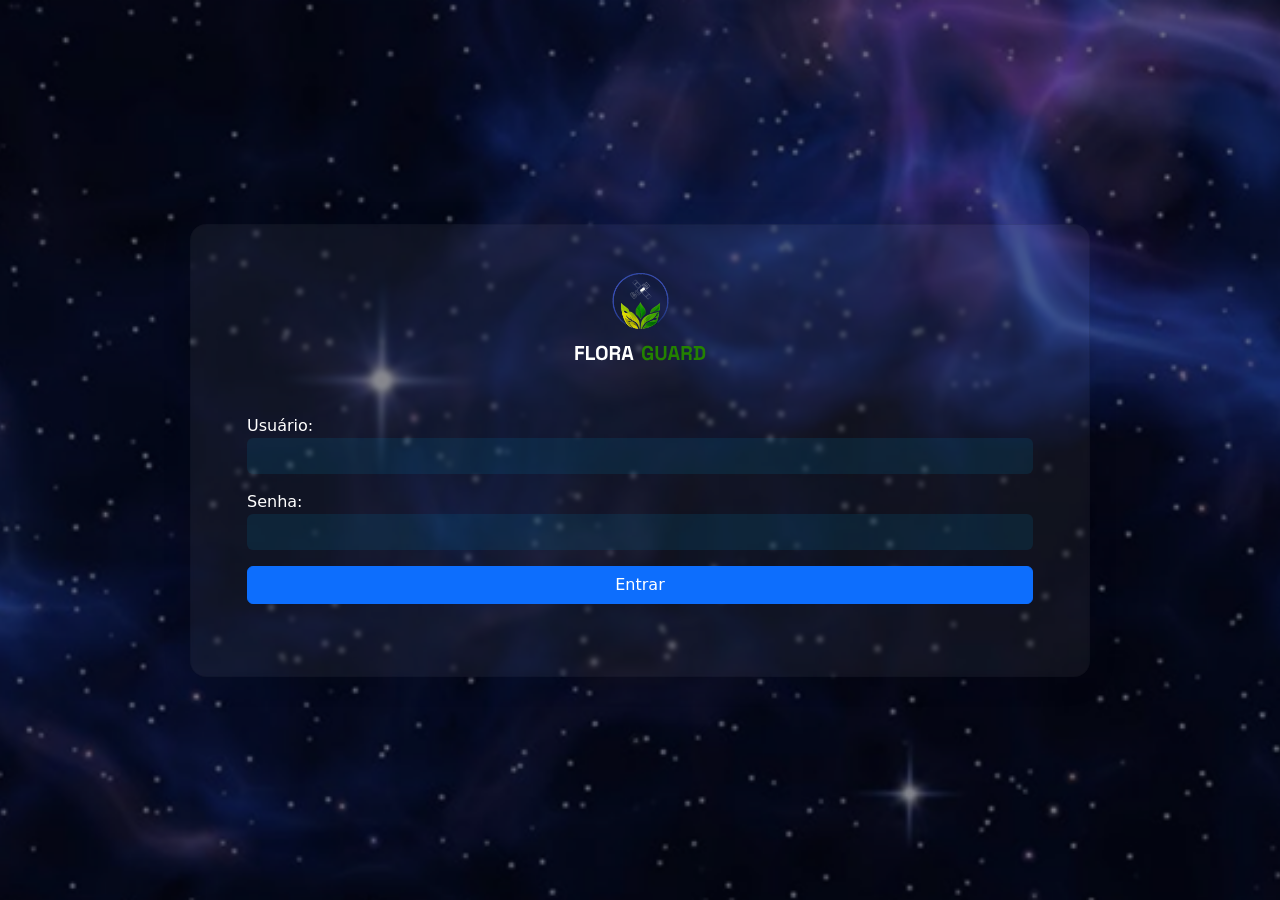
<file: pages/login.html>
<!DOCTYPE html>
<html lang="pt-br">

<head>
    <meta charset="UTF-8">
    <meta name="viewport" content="width=device-width, initial-scale=1.0">
    <link rel="shortcut icon" href="../assets/logo-favicon.svg" type="image/x-icon">
    <title>Login - Flora Guard</title>
    <link href="https://cdn.jsdelivr.net/npm/bootstrap@5.3.8/dist/css/bootstrap.min.css" rel="stylesheet"
        integrity="sha384-sRIl4kxILFvY47J16cr9ZwB07vP4J8+LH7qKQnuqkuIAvNWLzeN8tE5YBujZqJLB" crossorigin="anonymous">
    <link rel="stylesheet" href="../css/style.css">
    <link rel="stylesheet" href="../css/login.css">
</head>

<body class="d-flex justify-content-center align-items-center vh-100 bg-color-blue">
    <div class="d-flex flex-column align-items-center gap-4 efeito-vidro w-75 pt-5 pb-5">
        <img src="../assets/login/Group 2 (1).svg" alt="Flora Guard">
        <form class="p-4 rounded gap-3 d-flex flex-column text-white w-100">
            <div class="d-flex flex-column">
                <label for="user">Usuário:</label>
                <input type="text" class="form-control" name="user" id="user" required>
            </div>
            
            <div class="d-flex flex-column">
                <label for="password">Senha:</label>
                <input type="password" class="form-control" name="password" id="password" required>
            </div>
            
            <button type="button" class="btn btn-primary w-100" onclick="FazerLogin()">Entrar</button>
        </form>
    </div>

    <script src="https://cdn.jsdelivr.net/npm/bootstrap@5.3.8/dist/js/bootstrap.bundle.min.js"
        integrity="sha384-FKyoEForCGlyvwx9Hj09JcYn3nv7wiPVlz7YYwJrWVcXK/BmnVDxM+D2scQbITxI" crossorigin="anonymous">
        </script>
    <script src="../js/login.js"></script>
</body>

</html>
</file>
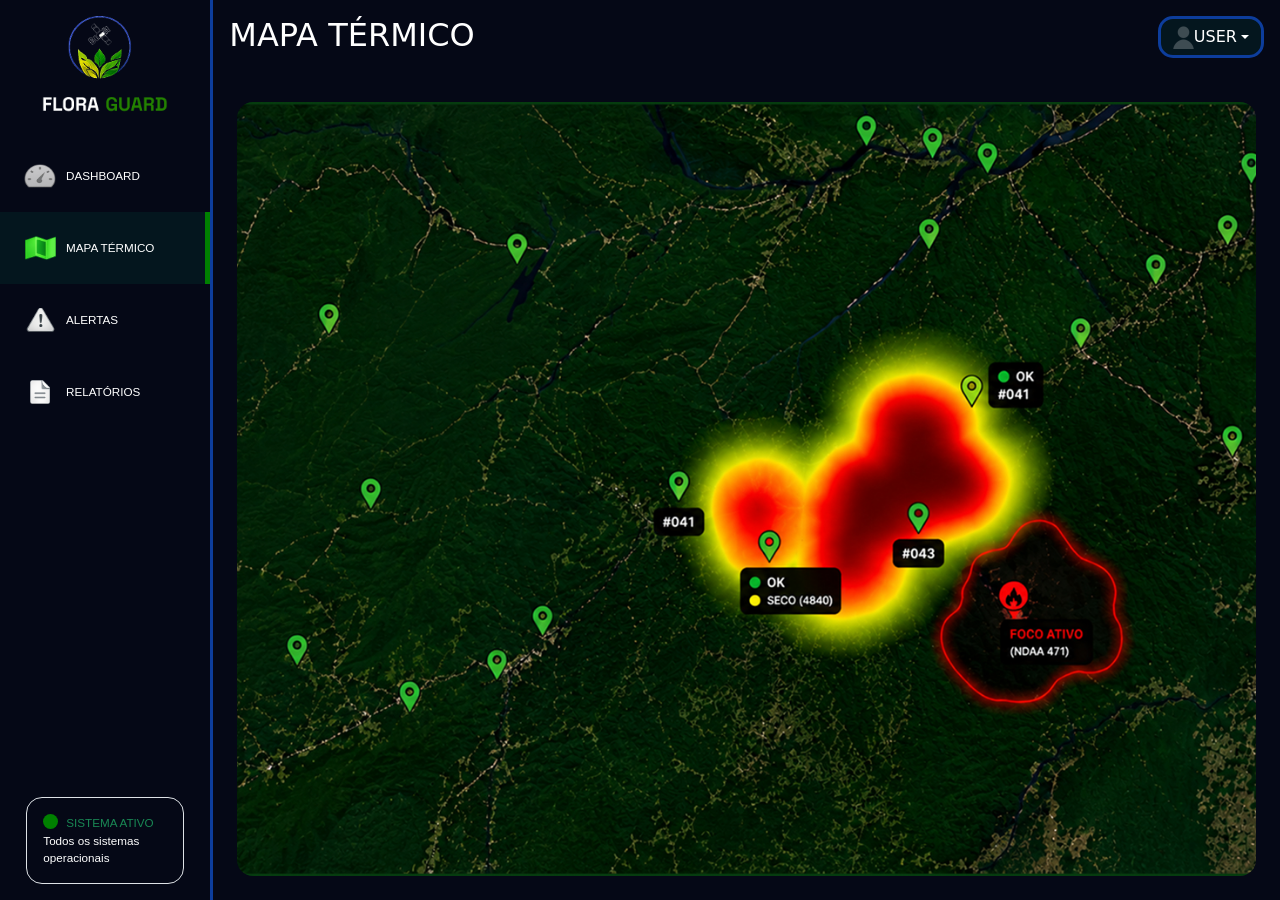
<file: pages/mapa.html>
<!DOCTYPE html>
<html lang="pt-br" class=" vh-100">

<head>
    <meta charset="UTF-8">
    <meta name="viewport" content="width=device-width, initial-scale=1.0">
    <title>Mapa Termico - Flora Guard</title>
    <link rel="shortcut icon" href="../assets/logo-favicon.svg" type="image/x-icon">
    <link rel="shortcut icon" href="assets/logo-favicon.svg" type="image/x-icon">
    <link href="https://cdn.jsdelivr.net/npm/bootstrap@5.3.8/dist/css/bootstrap.min.css" rel="stylesheet"
        integrity="sha384-sRIl4kxILFvY47J16cr9ZwB07vP4J8+LH7qKQnuqkuIAvNWLzeN8tE5YBujZqJLB" crossorigin="anonymous">
    <link rel="stylesheet" href="../css/style.css">
    <link rel="stylesheet" href="../css/mapa.css">
</head>

<body class="h-100 bg-color-blue">
    <div class="row h-100" id="container-pai">
        <div id="nav-desktop"
            class="col-md-2 h-100 bg-color-blue p-0 d-flex flex-column align-items-center justify-content-between py-3 gap-4 borda-direita d-none d-md-flex">
            <div class="d-flex flex-column w-100 align-items-center gap-4">
                <img src="../assets/nav/logo-nav-pc.png" alt="" width="60%" class="d-none d-md-block">
                <div id="elementos-nav" class="w-100">
                    <a href="../pages/dashboard.html" class="text-decoration-none">
                        <div class="nav-item d-flex align-items-center px-4">
                            <div class="img-nav">
                                <img src="../assets/nav/icone-dashboard.svg" alt="">
                            </div>
                            <p class="mb-0 text-white SpaceGrotesk ts-14">DASHBOARD</p>
                        </div>
                    </a>
                    <a href="../pages/mapa.html" class=" text-decoration-none">
                        <div class="nav-item d-flex align-items-center px-4 ativo">
                            <div class="img-nav">
                                <img src="../assets/nav/icone-mapa-ativo.svg" alt="">
                            </div>
                            <p class="mb-0 text-white SpaceGrotesk ts-14">MAPA TÉRMICO</p>
                        </div>
                    </a>
                    <a href="../pages/alerta.html" class=" text-decoration-none">
                        <div class="nav-item d-flex align-items-center px-4">
                            <div class="img-nav">
                                <img src="../assets/nav/icone-alerta.svg" alt="">
                            </div>
                            <p class="mb-0 text-white SpaceGrotesk ts-14">ALERTAS</p>
                        </div>
                    </a>
                    <a href="../pages/relatorio.html" class=" text-decoration-none">
                        <div class="nav-item d-flex align-items-center px-4">
                            <div class="img-nav">
                                <img src="../assets/nav/icone-relatorio.svg" alt="">
                            </div>
                            <p class="mb-0 text-white SpaceGrotesk ts-14">RELATÓRIOS</p>
                        </div>
                    </a>
                </div>
            </div>
            <div class="p-3 rounded-4 border w-75 d-none d-sm-block">
                <div class="d-flex gap-2">
                    <div class="circle"></div>
                    <p class="mb-0 SpaceGrotesk ts-14 text-success">SISTEMA ATIVO</p>
                </div>
                <p class="mb-0 SpaceGrotesk ts-14 text-white">Todos os sistemas operacionais</p>
            </div>
        </div>

        <div class="col-12 h-100 col-md-10 p-0 bg-color-blue d-flex flex-column">
            <div id="cabecalho" class="d-flex justify-content-between p-3">
                <h1 class="fs-2 text-white">MAPA TÉRMICO</h1>
                <div class="dropdown dropdown-personalizado w-auto">
                    <button class="btn btn-estilo text-white dropdown-toggle" type="button" data-bs-toggle="dropdown"
                        aria-expanded="false">
                        <img src="../assets/dashboard/User 1.svg" alt="">
                        USER
                    </button>
                    <ul class="dropdown-menu dropdown-menu-dark" style="width: 200px;">
                        <li><a class="dropdown-item active" href="#">Perfil</a></li>
                        <li><a class="dropdown-item" href="#"></a></li>
                        <li><a class="dropdown-item" href="#">Temas</a></li>
                        <li>
                            <hr class="dropdown-divider">
                        </li>
                        <li><a class="dropdown-item" href="#">Configurações</a></li>
                    </ul>
                </div>
            </div>

            <div class="flex-grow-1 p-4">
                <div id="mapa" class="h-100 rounded-4 d-flex flex-column justify-content-between">
                    <iframe src="https://www.meteoblue.com/en/weather/maps/widget/?windAnimation=1&gust=1&satellite=1&cloudsAndPrecipitation=1&temperature=1&sunshine=1&extremeForecastIndex=1&geoloc=detect&tempunit=C&lengthunit=metric&windunit=km%252Fh&zoom=5&autowidth=auto&user_key=99d645c500045670&embed_key=e0b28682f02075a8&sig=0999e3ccca33bcf0015426eb313572c858a147624d189beef7a0d8f6d86e6705" frameborder="0" scrolling="NO" allowtransparency="true" sandbox="allow-same-origin allow-scripts allow-popups allow-popups-to-escape-sandbox" style="width: 100%;height: 100%;border: 0;overflow: hidden; border-radius: 15px;"></iframe>
                    <!-- <iframe src="https://mapa.tutiempo.net/en/#-14.22711;-42.39075;7" scrolling="no" webkitallowfullscreen="true" mozallowfullscreen="true" allowfullscreen="true" style="border:1px solid black; padding:0; margin:0; width:100%; height:100%; overflow:hidden; border-radius: 15px;"></iframe> -->
                    <!-- <div id="topo" class="d-flex justify-content-between">
                        <div class="d-flex gap-2 bg-color-blue p-3 rounded-4">
                            <div id="retangulo"></div>
                            <div class="d-flex flex-column justify-content-around">
                                <p class="SpaceGrotesk text-14 mb-0 text-danger">50°C</p>
                                <p class="SpaceGrotesk text-14 mb-0 t-orangered">40°C</p>
                                <p class="SpaceGrotesk text-14 mb-0 t-orange">35°C</p>
                                <p class="SpaceGrotesk text-14 mb-0 text-warning">30°C</p>
                                <p class="SpaceGrotesk text-14 mb-0 t-yellowgreen">25°C</p>
                                <p class="SpaceGrotesk text-14 mb-0 text-success">20°C</p>
                            </div>
                        </div>
                        <div class="d-flex flex-column justify-content-between">
                            <button
                                class="btn btn-secundary bg-color-blue text-white d-flex justify-content-center align-items-center">
                                <img src="../assets/mapa/icone/image 7.png" width="24" alt="">
                            </button>
                            <button
                                class="btn btn-secundary bg-color-blue text-white d-flex justify-content-center align-items-center">
                                <img src="../assets/mapa/icone/image 8.png" width="24" alt="">
                            </button>
                            <button
                                class="btn btn-secundary bg-color-blue text-white d-flex justify-content-center align-items-center">
                                <img src="../assets/mapa/icone/image 9.png" width="24" alt="">
                            </button>
                            <button
                                class="btn btn-secundary bg-color-blue text-white d-flex justify-content-center align-items-center">
                                <img src="../assets/mapa/icone/image 10.png" width="24" alt="">
                            </button>
                        </div>
                    </div>
                    <div id="rodape" class="d-flex flex-column align-items-end">
                        <button
                            class="btn btn-secundary bg-color-blue text-white d-flex justify-content-center align-items-center text-14">+</button>
                        <button
                            class="btn btn-secundary bg-color-blue text-white d-flex justify-content-center align-items-center">-</button>
                    </div> -->
                </div>
            </div>
        </div>
    </div>

    <div id="nav-mobile" class="d-flex d-md-none">

        <a href="../pages/dashboard.html" class="h-100 d-flex flex-column justify-content-center">
            <img src="../assets/nav/icone-dashboard.svg">
            <span>Dashboard</span>
        </a>

        <a href="../pages/mapa.html" class="ativo-mobile h-100 d-flex flex-column justify-content-center">
            <img src="../assets/nav/icone-mapa-ativo.svg">
            <span>Mapa</span>
        </a>

        <a href="../pages/alerta.html" class="h-100 d-flex flex-column justify-content-center">
            <img src="../assets/nav/icone-alerta.svg">
            <span>Alertas</span>
        </a>

        <a href="../pages/relatorio.html class=" h-100 d-flex flex-column justify-content-center"">
            <img src="../assets/nav/icone-relatorio.svg">
            <span>Relatórios</span>
        </a>

    </div>

    <script src="https://cdn.jsdelivr.net/npm/bootstrap@5.3.8/dist/js/bootstrap.bundle.min.js"
        integrity="sha384-FKyoEForCGlyvwx9Hj09JcYn3nv7wiPVlz7YYwJrWVcXK/BmnVDxM+D2scQbITxI" crossorigin="anonymous">
        </script>
</body>

</html>
</file>
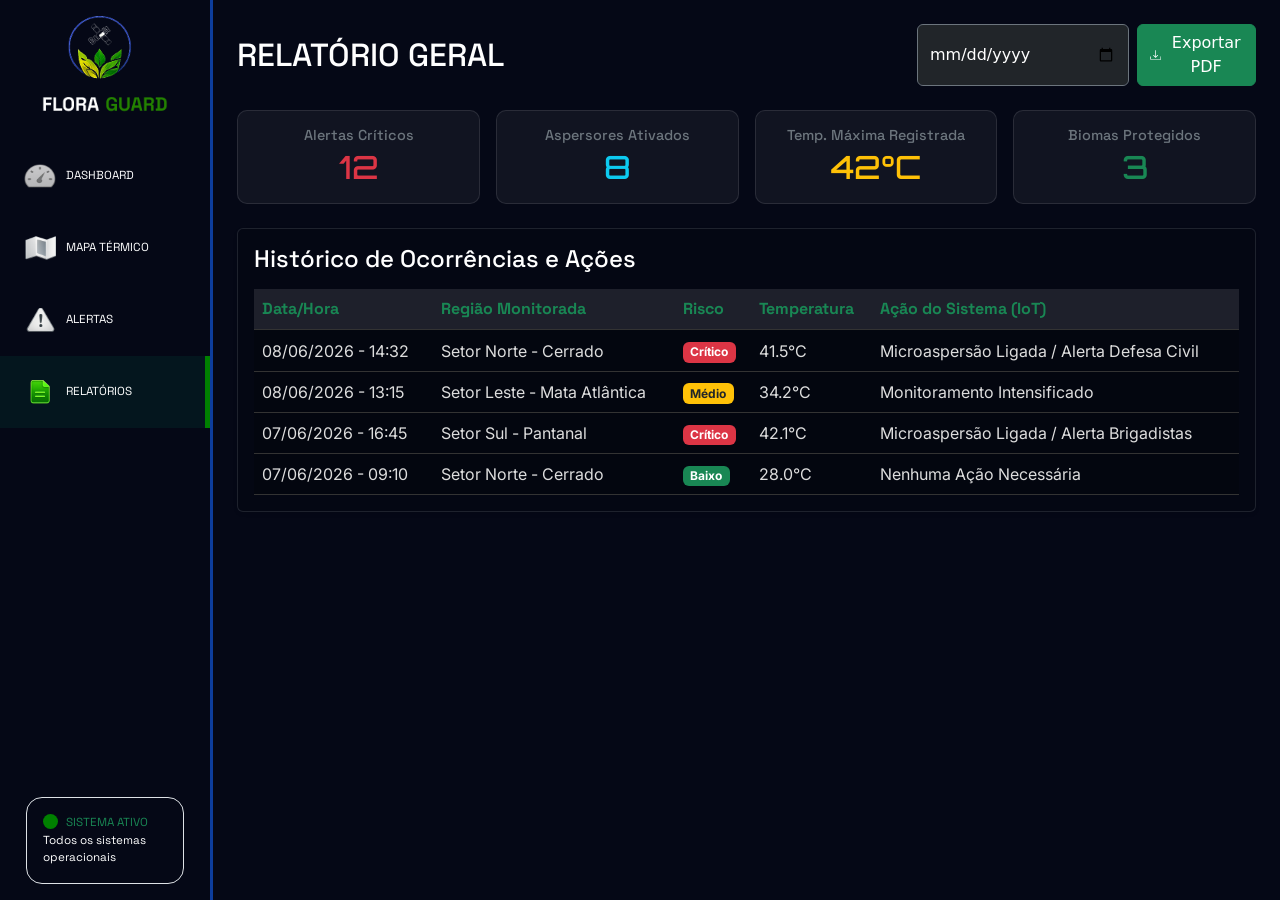
<file: pages/relatorio.html>
<!doctype html>
<html lang="pt-br">

<head>
    <meta charset="utf-8">
    <meta name="viewport" content="width=device-width, initial-scale=1">
    <title>Relatório - Flora Guard</title>
    <link rel="shortcut icon" href="../assets/logo-favicon.svg" type="image/x-icon">
    <link href="https://cdn.jsdelivr.net/npm/bootstrap@5.3.8/dist/css/bootstrap.min.css" rel="stylesheet">
    <link rel="stylesheet" href="../css/style.css">
    <style>
        @import url('https://fonts.googleapis.com/css2?family=Inter:wght@300;400;600&family=Orbitron:wght@400..900&family=Space+Grotesk:wght@300..700&display=swap');

        /* Ajustes rápidos para a tabela não quebrar o layout escuro */
        .table-dark-custom {
            background-color: transparent;
            color: white;
        }

        .table-dark-custom th {
            background-color: rgba(255, 255, 255, 0.1);
            color: #198754;
            /* Verde do Bootstrap para combinar com o tema */
            border-color: #333;
            font-family: 'Space Grotesk', sans-serif;
        }

        .table-dark-custom td {
            background-color: rgba(0, 0, 0, 0.2);
            color: #ddd;
            border-color: #333;
            font-family: 'Inter', sans-serif;
        }

        .card-kpi {
            background: rgba(255, 255, 255, 0.05);
            border: 1px solid rgba(255, 255, 255, 0.1);
            border-radius: 10px;
        }
    </style>
    <link rel="stylesheet" href="../css/mapa.css">
</head>

<body class="bg-color-blue min-vh-100 d-flex flex-column">
    <div class="row g-0 w-100 vh-100">

        <div id="nav-desktop" class="col-md-2 h-100 bg-color-blue p-0 d-flex flex-column align-items-center justify-content-between py-3 gap-4 borda-direita d-none d-md-flex">
            <div class="d-flex flex-column w-100 align-items-center gap-4">
                <img src="../assets/nav/logo-nav-pc.png" alt="" width="60%" class="d-none d-md-block">
                <div id="elementos-nav" class="w-100">
                    <a href="../pages/dashboard.html" class="text-decoration-none">
                        <div class="nav-item d-flex align-items-center px-4">
                            <div class="img-nav">
                                <img src="../assets/nav/icone-dashboard.svg" alt="">
                            </div>
                            <p class="mb-0 text-white SpaceGrotesk ts-14">DASHBOARD</p>
                        </div>
                    </a>
                    <a href="../pages/mapa.html" class=" text-decoration-none">
                        <div class="nav-item d-flex align-items-center px-4">
                            <div class="img-nav">
                                <img src="../assets/nav/icone-mapa.svg" alt="">
                            </div>
                            <p class="mb-0 text-white SpaceGrotesk ts-14">MAPA TÉRMICO</p>
                        </div>
                    </a>
                    <a href="../pages/alerta.html" class=" text-decoration-none">
                        <div class="nav-item d-flex align-items-center px-4">
                            <div class="img-nav">
                                <img src="../assets/nav/icone-alerta.svg" alt="">
                            </div>
                            <p class="mb-0 text-white SpaceGrotesk ts-14">ALERTAS</p>
                        </div>
                    </a>
                    <a href="../pages/relatorio.html" class=" text-decoration-none">
                        <div class="nav-item d-flex align-items-center px-4 ativo">
                            <div class="img-nav">
                                <img src="../assets/nav/icone-relatorio-ativo.svg" alt="">
                            </div>
                            <p class="mb-0 text-white SpaceGrotesk ts-14">RELATÓRIOS</p>
                        </div>
                    </a>
                </div>
            </div>
            <div class="p-3 rounded-4 border w-75 d-none d-sm-block">
                <div class="d-flex gap-2">
                    <div class="circle"></div>
                    <p class="mb-0 SpaceGrotesk ts-14 text-success">SISTEMA ATIVO</p>
                </div>
                <p class="mb-0 SpaceGrotesk ts-14 text-white">Todos os sistemas operacionais</p>
            </div>
        </div>

        <main class="col-12 col-md-10 bg-color-blue p-4 overflow-auto">

            <div class="d-flex flex-column flex-md-row justify-content-between align-items-md-center mb-4 gap-3">
                <h1 class="fs-2 text-white Orbitron mb-0 SpaceGrotesk">RELATÓRIO GERAL</h1>

                <div class="d-flex gap-2">
                    <input id="dataPDF" type="date" class="form-control bg-dark text-white border-secondary">
                    <button class="btn btn-success d-flex align-items-center gap-2" onclick="ExportarPDF()">
                        <svg xmlns="http://www.w3.org/2000/svg" width="16" height="16" fill="currentColor"
                            class="bi bi-download" viewBox="0 0 16 16">
                            <path
                                d="M.5 9.9a.5.5 0 0 1 .5.5v2.5a1 1 0 0 0 1 1h12a1 1 0 0 0 1-1v-2.5a.5.5 0 0 1 1 0v2.5a2 2 0 0 1-2 2H2a2 2 0 0 1-2-2v-2.5a.5.5 0 0 1 .5-.5z" />
                            <path
                                d="M7.646 11.854a.5.5 0 0 0 .708 0l3-3a.5.5 0 0 0-.708-.708L8.5 10.293V1.5a.5.5 0 0 0-1 0v8.793L5.354 8.146a.5.5 0 1 0-.708.708l3 3z" />
                        </svg>
                        Exportar PDF
                    </button>
                </div>
            </div>

            <div class="row mb-4 g-3">
                <div class="col-6 col-md-3">
                    <div class="card-kpi p-3 text-center h-100">
                        <h5 class="text-secondary mb-1 SpaceGrotesk" style="font-size: 0.9rem;">Alertas Críticos</h5>
                        <h2 class="text-danger Orbitron mb-0">12</h2>
                    </div>
                </div>
                <div class="col-6 col-md-3">
                    <div class="card-kpi p-3 text-center h-100">
                        <h5 class="text-secondary mb-1 SpaceGrotesk" style="font-size: 0.9rem;">Aspersores Ativados</h5>
                        <h2 class="text-info Orbitron mb-0">8</h2>
                    </div>
                </div>
                <div class="col-6 col-md-3">
                    <div class="card-kpi p-3 text-center h-100">
                        <h5 class="text-secondary mb-1 SpaceGrotesk" style="font-size: 0.9rem;">Temp. Máxima Registrada
                        </h5>
                        <h2 class="text-warning Orbitron mb-0">42°C</h2>
                    </div>
                </div>
                <div class="col-6 col-md-3">
                    <div class="card-kpi p-3 text-center h-100">
                        <h5 class="text-secondary mb-1 SpaceGrotesk" style="font-size: 0.9rem;">Biomas Protegidos</h5>
                        <h2 class="text-success Orbitron mb-0">3</h2>
                    </div>
                </div>
            </div>

            <div class="table-responsive rounded shadow-sm border border-secondary border-opacity-25 p-3"
                style="background: rgba(0,0,0,0.1);">
                <h4 class="text-white mb-3 SpaceGrotesk">Histórico de Ocorrências e Ações</h4>
                <table class="table table-dark-custom align-middle mb-0">
                    <thead>
                        <tr>
                            <th scope="col">Data/Hora</th>
                            <th scope="col">Região Monitorada</th>
                            <th scope="col">Risco</th>
                            <th scope="col">Temperatura</th>
                            <th scope="col">Ação do Sistema (IoT)</th>
                        </tr>
                    </thead>
                    <tbody>
                        <tr>
                            <td>08/06/2026 - 14:32</td>
                            <td>Setor Norte - Cerrado</td>
                            <td><span class="badge bg-danger">Crítico</span></td>
                            <td>41.5°C</td>
                            <td>Microaspersão Ligada / Alerta Defesa Civil</td>
                        </tr>
                        <tr>
                            <td>08/06/2026 - 13:15</td>
                            <td>Setor Leste - Mata Atlântica</td>
                            <td><span class="badge bg-warning text-dark">Médio</span></td>
                            <td>34.2°C</td>
                            <td>Monitoramento Intensificado</td>
                        </tr>
                        <tr>
                            <td>07/06/2026 - 16:45</td>
                            <td>Setor Sul - Pantanal</td>
                            <td><span class="badge bg-danger">Crítico</span></td>
                            <td>42.1°C</td>
                            <td>Microaspersão Ligada / Alerta Brigadistas</td>
                        </tr>
                        <tr>
                            <td>07/06/2026 - 09:10</td>
                            <td>Setor Norte - Cerrado</td>
                            <td><span class="badge bg-success">Baixo</span></td>
                            <td>28.0°C</td>
                            <td>Nenhuma Ação Necessária</td>
                        </tr>
                    </tbody>
                </table>
            </div>

        </main>

    </div>

    <div id="nav-mobile" class="d-flex d-md-none">

            <a href="../pages/dashboard.html" class="h-100 d-flex flex-column justify-content-center">
                <img src="../assets/nav/icone-dashboard.svg">
                <span>Dashboard</span>
            </a>

            <a href="../pages/mapa.html" class="h-100 d-flex flex-column justify-content-center">
                <img src="../assets/nav/icone-mapa.svg">
                <span>Mapa</span>
            </a>

            <a href="../pages/alerta.html" class="h-100 d-flex flex-column justify-content-center">
                <img src="../assets/nav/icone-alerta.svg">
                <span>Alertas</span>
            </a>

            <a href="../pages/relatorio.html" class="ativo-mobile h-100 d-flex flex-column justify-content-center">
                <img src="../assets/nav/icone-relatorio-ativo.svg">
                <span>Relatórios</span>
            </a>

        </div>

    <script src="https://cdn.jsdelivr.net/npm/bootstrap@5.3.8/dist/js/bootstrap.bundle.min.js"></script>
    <script src="../js/exportarPDF.js"></script>
</body>

</html>
</file>
<file: css/style.css>
@charset "UTF-8";

* {
    margin: 0;
    padding: 0;
    box-sizing: border-box;
}

html,
body {
    min-height: 100%;
    scroll-behavior: smooth;
}

body {
    overflow-x: hidden;
}

.Orbitron {
    font-family: 'Orbitron', sans-serif;
}

.SpaceGrotesk {
    font-family: 'Space Grotesk', sans-serif;
}

.Inter {
    font-family: 'Inter', sans-serif;
}

.text-verde {
    color: #238200;
}

.bg-color-blue {
    background-color: #050816;
}

.bg-color-blue-dois {
    background-color: #0F172A;
}

.efeito-vidro {
    background: rgba(230, 231, 236, 0.056);
    border-radius: 16px;
    box-shadow: 0 4px 30px rgba(0, 0, 0, 0.1);
    backdrop-filter: blur(2px);
    -webkit-backdrop-filter: blur(2px);
    border: 1px solid rgba(5, 8, 22, 0.14);
    width: 100%;
    max-width: 900px;
    padding: 2rem;
}

.ul-estilo {
    list-style: none;
    font-size: 0.5rem;
}

.a-estilo {
    text-decoration: none;
    color: white;
}

.a-estilo:hover {
    color: #238200;
}

.text-pequeno {
    font-size: 0.5rem;
}

#flora-guard {
    background-image: url(../assets/fundo-section-flora-guard.jpg);
    background-size: cover;
    background-position: center;
    width: 100%;
    min-height: 100%;
}

.padding-problema,
.padding-solucao,
.padding-objetivo {
    padding: 50px 20px;
}

.padding-funciona {
    padding-left: 20px;
}

.paragrafo {
    font-size: clamp(0.85rem, 2vw, 1rem);
    font-weight: 500;
    line-height: 1.7;
}

.text-11{
    font-size: 11px
}

.celula{
    padding: 1rem;
}

.celula:hover{
    background-color: #0B1F3A;
}

@media (max-width: 991px) {
    .alinhamento-solucao {
        display: flex;
        flex-direction: column;
        align-items: center;
        text-align: center;
        gap: 1.5rem;
    }

    .alinhamento-solucao > * {
        width: 100%;
    }

    .titulos-secundario {
        font-size: clamp(1.75rem, 5vw, 2rem);
    }

    .efeito-vidro {
        padding: 1.5rem;
        width: calc(100% - 2rem);
    }

    .padding-problema,
    .padding-solucao,
    .padding-objetivo {
        padding: 35px 16px;
    }
}

@media (max-width: 767px) {
    #flora-guard {
        min-height: calc(100vh - 56px);
        background-position: top center;
    }

    .ul-estilo {
        font-size: 0.75rem;
    }

    .text-pequeno {
        font-size: 0.7rem;
    }

    .paragrafo {
        max-width: 100%;
    }
}

.celulas {
    padding: 15px;
    box-shadow: 0 4px 8px rgba(0, 0, 0, 0.399);

}

.titulos-secundario {
    font-size: 2rem;
    font-weight: bold;
}

.paragrafo {
    font-size: 0.75rem;
    font-weight: 500;
}

.text-celulas {
    font-size: 1rem;
}

.accordion-button:not(.collapsed) {
    background-color: #0B1F3A;
    color: white;
}

.footer {
    padding: 10px;
    height: 30px;
}

@media (min-width: 768px) {
    .ul-estilo {
        list-style: none;
        font-size: 0.8rem;
    }

    .text-pequeno {
        font-size: 0.8rem;
    }

    .alinhamento-solucao {
        display: flex;
        align-items: center;
        gap: 20px;
    }

    .paragrafo {
        max-width: 500px;
    }
}
</file>
<file: css/mapa.css>
@charset "UTF-8";

body, html {
    margin: 0;
    padding: 0;
    box-sizing: border-box;
}

#container-pai {
    margin: 0;
    padding: 0;
}

.h-90{
    height: 90%;
}

.nav-item {
    padding: 20px 0px;
    gap: 10px
}

.nav-item:hover {
    background-color: #04161E;
    border-right: 5px solid green;
}

.ativo {
    background-color: #04161E;
    border-right: 5px solid green;
}

.ativo-mobile{
    border-top: 5px solid green;
    background-color: #111527;
}

.img-nav {
    width: 32px;
    height: 32px;
    display: flex;
    align-items: center;
    justify-content: center;
}

.ts-14 {
    font-size: 0.73rem;
}

.circle {
    width: 15px;
    height: 15px;
    background-color: green;
    border-radius: 50%;
}

.borda-direita {
    border-right: 3px solid #0d3d9c;
}

.btn-estilo {
    background-color: #04161E;
    border: 3px solid #0d3d9c;
    border-radius: 15px;

    width: auto;
    display: flex;
    align-items: center;
    justify-content: space-between;
}

.btn-estilo:hover {
    background-color: rgb(12, 75, 75);
    color: black
}

.dropdown-toggle[aria-expanded="true"] {
    background-color: #04161E;
    color: white;
}

#mapa {
    background-image: url(../assets/mapa/mapa.jpg);
    background-size: cover;
    background-position: center;
}

.dropdown-personalizado {
    width: 15%
}

#retangulo {
    width: 32px;
    height: 150px;
    background-image: linear-gradient(to top, #0D9D00, #80C800, #F3F300, #F85F00, #FF0000);
    border-radius: 5px;
}

.text-14 {
    font-size: 14px;
}

.t-orange {
    color: orange;
}

.t-orangered {
    color: orangered;
}

.t-yellowgreen {
    color: yellowgreen;
}

#nav-mobile{
    position: sticky;
    bottom: 0;

    width: 100%;
    height: 70px;

    background: #04161E;

    display: flex;
    justify-content: space-around;
    align-items: center;

    border-top: 2px solid #0d3d9c;

    z-index: 1000;
}

#nav-mobile a{
    display: flex;
    flex-direction: column;
    align-items: center;

    text-decoration: none;
    color: white;
    font-size: 12px;
}

#nav-mobile img{
    width: 24px;
    height: 24px;
}

@media (max-width: 575.98px) {
    #container-pai {
        flex-direction: column;
    }

    #elementos-nav{
        display: flex;
    }
}

/* mobile */
@media (max-width: 768px) {
    .col-12.col-md-10 {
        height: calc(100vh - 60px) !important;
    }
}

/* desktop volta ao normal */
@media (min-width: 768px) {
    .col-12.col-md-10 {
        height: 100% !important;
    }
}
</file>
<file: css/alerta.css>
@charset "UTF-8";

*{
    margin: 0px;
    padding: 0px;
    box-sizing: border-box;
}

.text-orange {
    color: orange;
}

.h-90{
    height: 90%
}

.modal-content{
    background-color: #1F2A39;
    color:white
}

.fs-14{
    font-size: 14px;
}

.btn-personalizado{
    background-color: transparent;
    border: none;
    border-left:  2px solid rgba(128, 128, 128, 0.216);
    border-right:  2px solid rgba(128, 128, 128, 0.216);
}

.item-clima{
    position: relative;
}

.modal-clima {
    position: absolute;
    bottom: 110%; /* acima do item */
    left: 50%;
    transform: translateX(-50%);

    display: none;

    background: #1a1a1a;
    border-radius: 10px;
    z-index: 1000;
}

.item-clima:hover .modal-clima {
    display: block;
}

.fs-7{
    font-size: 0.8rem;
}

@media (max-width: 768px) {
    .vh-100 {
        height: 94vh !important;
    }
}
</file>
<file: css/dashboard.css>
@charset "UTF-8";

* {
    margin: 0;
    padding: 0;
    box-sizing: border-box;
}

body {
    min-height: 100vh;
    height: auto;
}

html {
    height: 100%;
}

.texto-header {
    font-size: 0.5625rem;
}

.icone-user {
    background-color: #111527;
    color: white;
    border-radius: 50%;
    padding: 10px;
}

.text-card-ativo {
    font-size: 0.6rem;
    color: green;
}

.borda-card-ativo {
    border: 1px solid green;
    border-radius: 4px;
}

#circle {
    width: 10px;
    height: 10px;
    background-color: green;
    border-radius: 50%;
}

.text-menor {
    font-size: 0.5rem;
}

.mapa-container {
    position: relative;
    width: 100%;
}

.mapa-img {
    width: 100%;
    display: block;
    border-radius: 20px;
}

.h-45{
    heigth: 40%
}

.mapa {
    min-height: 242px;

    background-image: url("../assets/dashboard/mapa\ termico\ 1.png");
    background-size: cover;
    background-position: center;

    display: flex;
    flex-direction: column;
    justify-content: space-between;

    padding: 1rem;
}

.overlay {
    position: absolute;
    inset: 0;

    display: flex;
    flex-direction: column;
    justify-content: space-between;

    padding: 1.7rem;
}

.topo {
    display: flex;
    justify-content: space-between;
    align-items: flex-start;
}

.rodape {
    display: flex;
    justify-content: flex-end;
}


.text-rodape {
    font-size: 0.5rem;
}

.alerta {
    width: 6px;
    height: 6px;
    background-color: yellow;
}


.risco {
    width: 6px;
    height: 6px;
    background-color: red;
}

.text-14 {
    font-size: 0.736rem;
    color: orange;
}

.text-63 {
    font-size: 3.31rem;
    color: orange;
}

.text-32 {
    font-size: 2rem;
    color: orange;
}

.text-11 {
    font-size: 0.57rem;
}

.text-8 {
    font-size: 0.42rem
}

.p-8 {
    padding: 8px;
}

.text-orange {
    color: orange;
}

.text-red {
    color: red;
}

.border-bootom {
    border-bottom: 1px solid gray;
}

.bg-red {
    background-color: red;
}

.nav-flora {
    position: absolute;
    bottom: 0px;
    background-color: #111527;
    margin-top: 10px;
    border-radius: 15px;
    max-width: 400px;
}

.w-90 {
    width: 90%;
}

.table-responsive-custom {
    width: 100%;
    overflow-x: auto;
}

.h-md-100 {
    height: 100%;
}

.h-40{
    height: 40%;
}

.fs-8{
    font-size: 8px
}

@media (min-width: 768px) {

    #card{
        height: fit-content;
    }

     #nav-desktop {
        position: sticky;
        top: 0;
        height: 100vh;
    }
}
</file>
<file: css/login.css>
@charset "UTF-8";

body{
    background-image: url(../assets/login/fundo-pagina-login.png);
    background-size: cover;
    background-position: center;
}

.vidro {
  background: rgba(255, 255, 255, 0.15); /* Fundo branco semitransparente */
  backdrop-filter: blur(10px); /* Aplica o desfoque no fundo */
  -webkit-backdrop-filter: blur(10px); /* Suporte para navegadores Safari */
  border-radius: 16px; /* Bordas arredondadas */
  border: 1px solid rgba(255, 255, 255, 0.2); /* Borda fina e translúcida */
  box-shadow: 0 4px 30px rgba(0, 0, 0, 0.1); /* Sombra suave para profundidade */
}

.form{
    background-color: transparent;
    color: white;
}

.form-control{
    background-color: rgba(0, 120, 164, 0.16);
    color: white;
    border: none;
}

.form-control:focus {
    border-bottom: 2px solid #238200;
    background-color: rgba(0, 120, 164, 0.16);
    color: white;
}
</file>
